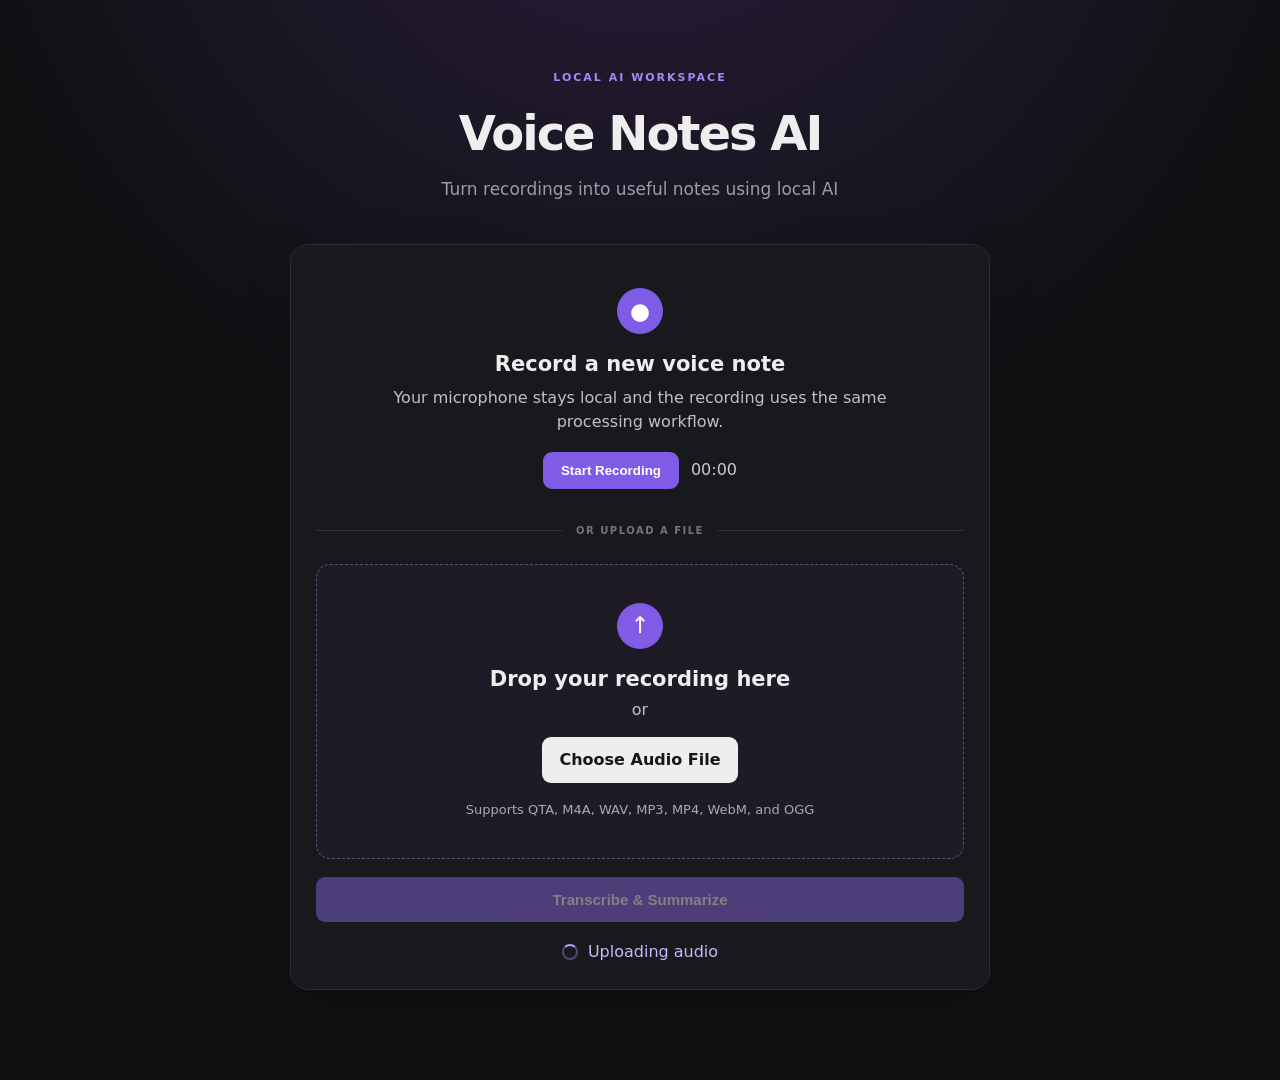
<file: templates/index.html>
<!doctype html>
<html lang="en">
<head>
  <meta charset="utf-8"><meta name="viewport" content="width=device-width, initial-scale=1">
  <title>Voice Notes AI</title><link rel="stylesheet" href="/static/style.css">
</head>
<body>
  <main class="shell">
    <header><div class="eyebrow">LOCAL AI WORKSPACE</div><h1>Voice Notes AI</h1><p>Turn recordings into useful notes using local AI</p></header>
    <section class="card upload-card">
      <div class="recorder">
        <div class="mic" id="record-indicator">●</div>
        <h2>Record a new voice note</h2>
        <p>Your microphone stays local and the recording uses the same processing workflow.</p>
        <div class="record-controls">
          <button id="record-btn" class="record-button">Start Recording</button>
          <button id="stop-btn" class="stop-button" hidden>Stop Recording</button>
          <span id="record-time" class="record-time">00:00</span>
        </div>
        <div id="record-preview" class="record-preview" hidden>
          <audio id="recorded-audio" controls></audio>
          <a id="download-recording" class="download-link" download>Download recording</a>
        </div>
      </div>
      <div class="divider"><span>OR UPLOAD A FILE</span></div>
      <div id="dropzone" class="dropzone"><div class="mic">↑</div><h2>Drop your recording here</h2><p>or</p><label class="choose">Choose Audio File<input id="file-input" type="file" accept=".qta,.m4a,.wav,.mp3,.mp4,.webm,.ogg,audio/*"></label><div id="filename" class="filename">Supports QTA, M4A, WAV, MP3, MP4, WebM, and OGG</div></div>
      <button id="process-btn" class="primary" disabled>Transcribe &amp; Summarize</button>
      <div id="status" class="status" hidden><div class="spinner"></div><span id="status-text">Uploading audio</span></div>
      <div id="error" class="error" hidden></div>
    </section>
    <section id="results" hidden>
      <div class="result-heading"><div><div class="eyebrow">ANALYSIS COMPLETE</div><h2>Your notes</h2></div><span id="language" class="pill"></span></div>
      <div class="grid"><article class="card"><h3>Summary</h3><p id="summary"></p><button class="secondary" data-copy="summary">Copy Summary</button></article><article class="card"><h3>Key Points</h3><ul id="key-points"></ul></article><article class="card"><h3>Decisions</h3><ul id="decisions"></ul></article><article class="card action-card"><h3>Action Items</h3><div class="table-wrap"><table><thead><tr><th>Action</th><th>Owner</th><th>Deadline</th></tr></thead><tbody id="actions"></tbody></table></div></article></div>
      <article class="card transcript-card"><div class="transcript-head"><h3>Full Transcript</h3><button class="secondary" data-copy="transcript">Copy Transcript</button></div><details><summary>Show transcript</summary><p id="transcript"></p></details></article>
    </section>
  </main><script src="/static/app.js"></script>
</body></html>
</file>
<file: static/style.css>
:root{font-family:Inter,ui-sans-serif,system-ui,-apple-system,sans-serif;color:#eee;background:#101113;line-height:1.5}*{box-sizing:border-box}body{margin:0;background:radial-gradient(circle at 50% -20%,#2a1e3d,#101113 48%)}.shell{max-width:980px;margin:auto;padding:70px 24px 90px}header{text-align:center;margin-bottom:42px}.eyebrow{font-size:11px;letter-spacing:2px;color:#a58af5;font-weight:700}h1{font-size:48px;letter-spacing:-2px;margin:10px 0 8px}header p{color:#9c9ca6;margin:0;font-size:17px}.card{background:#18191d;border:1px solid #2b2c34;border-radius:18px;padding:25px;box-shadow:0 15px 50px #0002}.upload-card{max-width:700px;margin:auto}.recorder{text-align:center;padding:18px 12px 8px}.recorder h2{font-size:21px;margin:15px 0 5px}.recorder p{color:#96939e;margin:0 auto 18px;max-width:500px}.record-controls{display:flex;align-items:center;justify-content:center;gap:12px}.record-button,.stop-button{border:0;border-radius:9px;padding:11px 18px;color:white;font-weight:700;cursor:pointer}.record-button{background:#805ce6}.stop-button{background:#d84b5d}.record-time{font-variant-numeric:tabular-nums;color:#c9c9d0;min-width:46px}.mic.recording{background:#d84b5d;animation:pulse 1.3s ease-in-out infinite}.record-preview{margin:18px auto 0;max-width:520px}.record-preview audio{width:100%}.download-link{display:inline-block;margin-top:10px;color:#b9a3ff;font-size:13px}.divider{display:flex;align-items:center;gap:14px;margin:26px 0;color:#74747e;font-size:10px;font-weight:700;letter-spacing:1.5px}.divider:before,.divider:after{content:"";height:1px;background:#303139;flex:1}.dropzone{border:1.5px dashed #59516d;border-radius:14px;text-align:center;padding:38px 24px;background:#1e1b27;transition:.2s}.dropzone.drag{border-color:#b395ff;background:#29203d}.mic{width:46px;height:46px;border-radius:50%;margin:auto;background:#805ce6;color:white;display:grid;place-items:center;font-size:23px}.dropzone h2{margin:15px 0 3px;font-size:21px}.dropzone p{margin:0 0 15px;color:#96939e}.choose,.primary,.secondary{border:0;border-radius:9px;cursor:pointer;font-weight:700}.choose{display:inline-block;padding:11px 17px;background:#eee;color:#17171a}.choose input{display:none}.filename{margin-top:17px;color:#aaa;font-size:13px;min-height:20px}.primary{display:block;width:100%;margin-top:18px;padding:14px;background:#8d6cec;color:white;font-size:15px}.primary:disabled{opacity:.45;cursor:not-allowed}.status{display:flex;gap:10px;align-items:center;justify-content:center;color:#c6b8ff;margin-top:18px}.spinner{width:16px;height:16px;border:2px solid #554577;border-top-color:#b79bff;border-radius:50%;animation:spin .8s linear infinite}@keyframes spin{to{transform:rotate(360deg)}}@keyframes pulse{0%,100%{box-shadow:0 0 0 0 #d84b5d66}50%{box-shadow:0 0 0 10px #d84b5d00}}.error{margin-top:16px;background:#41232b;color:#ffb6be;border-radius:9px;padding:12px}.result-heading{display:flex;justify-content:space-between;align-items:end;margin:70px 0 20px}.result-heading h2{margin:4px 0 0;font-size:32px}.pill{background:#292231;color:#c9b7ff;border-radius:999px;padding:7px 12px;font-size:13px}.grid{display:grid;grid-template-columns:1fr 1fr;gap:16px}.card h3{font-size:16px;margin:0 0 16px}.card p,.card li{color:#c0c0c6}.card ul{margin:0;padding-left:20px}.card li+li{margin-top:9px}.secondary{background:#292a31;color:#ddd;padding:9px 12px;font-size:12px;margin-top:17px}.action-card{grid-column:1/-1}.table-wrap{overflow:auto}table{width:100%;border-collapse:collapse;text-align:left;font-size:13px}th,td{padding:12px 10px;border-bottom:1px solid #303139}th{color:#8e8e99;font-weight:500}td{color:#d2d2d5}.transcript-card{margin-top:16px}.transcript-head{display:flex;justify-content:space-between;align-items:center}.transcript-head .secondary{margin:0}details{color:#aaa}summary{cursor:pointer;color:#c7b7f7}.transcript-card p{white-space:pre-wrap;max-height:400px;overflow:auto}@media(max-width:680px){h1{font-size:38px}.grid{grid-template-columns:1fr}.action-card{grid-column:auto}.result-heading{margin-top:48px}}
</file>
